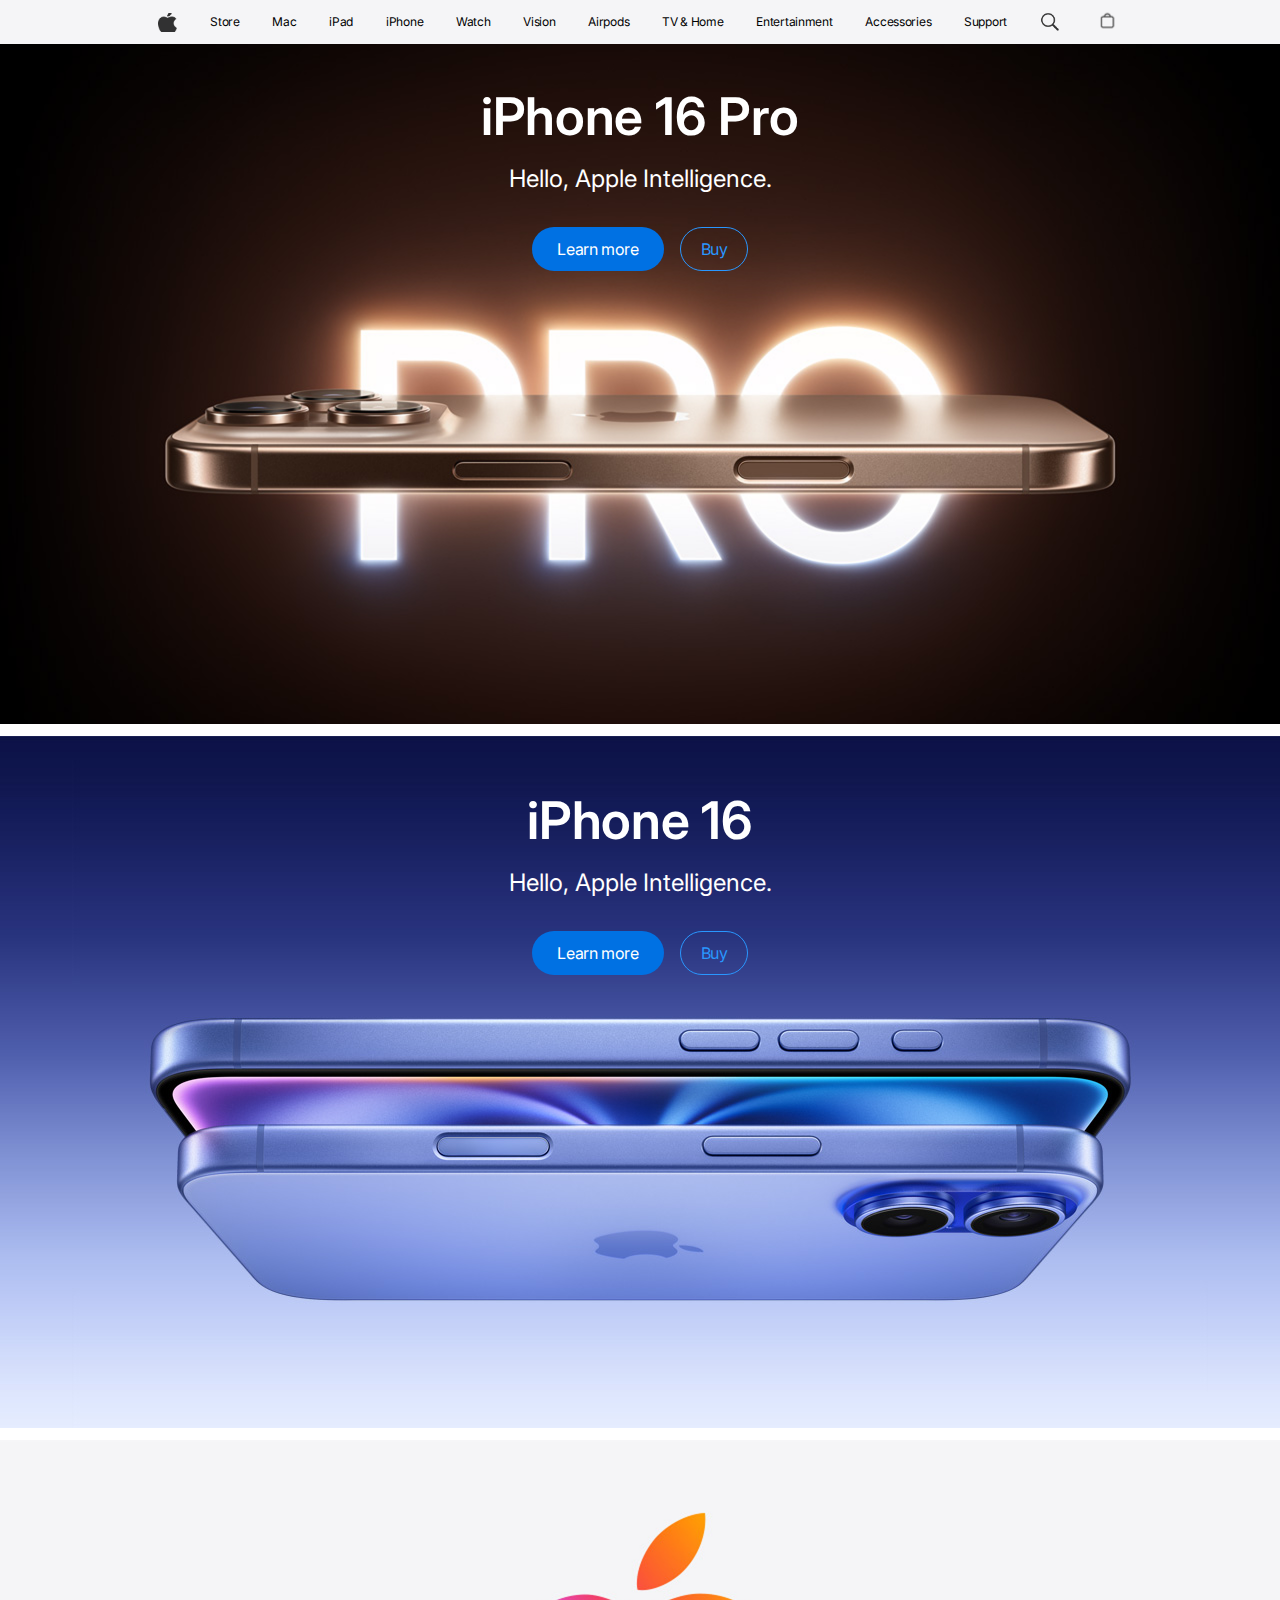
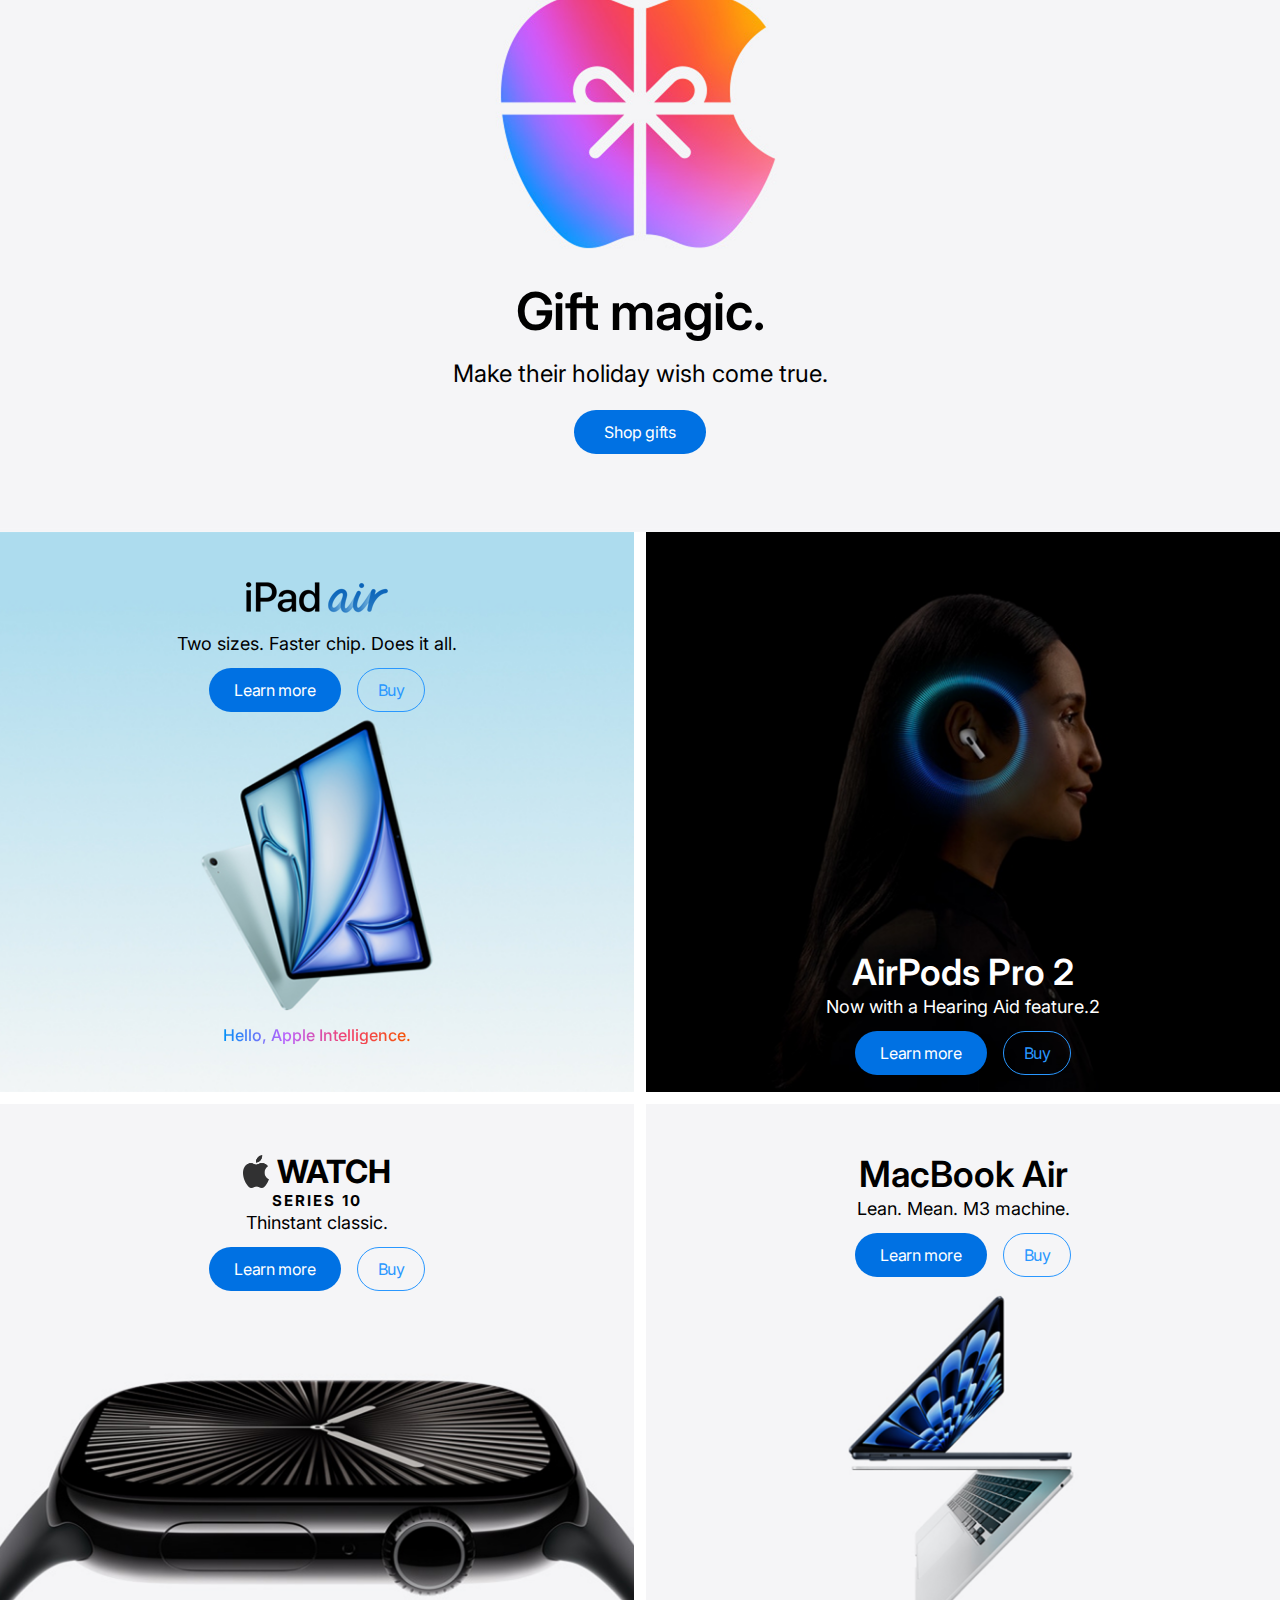
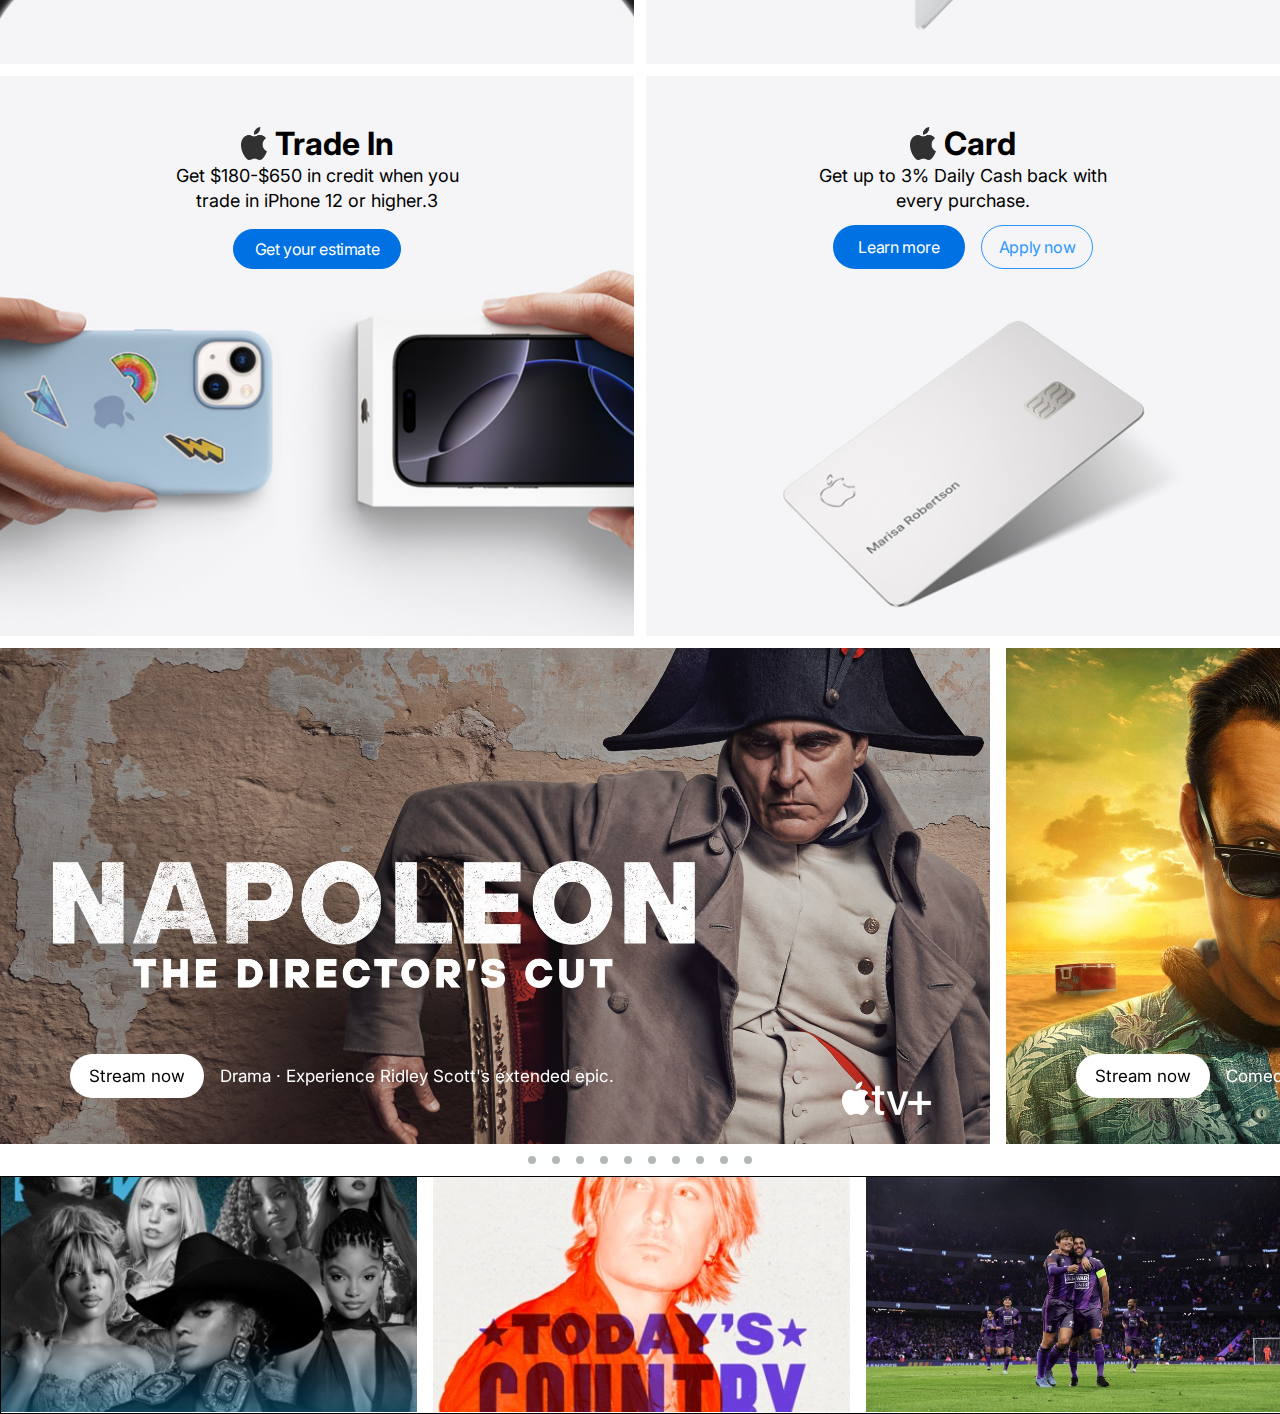
<file: index.html>
<!DOCTYPE html>
<html lang="en">
  <head>
    <meta charset="UTF-8" />
    <meta name="viewport" content="width=device-width, initial-scale=1.0" />
    <title>Apple</title>
    <link rel="preconnect" href="https://fonts.googleapis.com" />
    <link rel="preconnect" href="https://fonts.gstatic.com" crossorigin />
    <link
      href="https://fonts.googleapis.com/css2?family=Bebas+Neue&family=Hanuman:wght@100;300;400;700;900&family=Inter:ital,opsz,wght@0,14..32,100..900;1,14..32,100..900&family=Montserrat:ital,wght@0,100..900;1,100..900&display=swap"
      rel="stylesheet"
    />

    <link rel="stylesheet" href="./style.css" />
  </head>
  <body>
    <div class="con">
      <div class="container">
        <header class="header">
          <nav class="header-menu color-txt-black">
            <div class="logo-size menu-icon1 bg-pic-center-cover"></div>

            <span class="menu-txt-style">Store</span>
            <span class="menu-txt-style">Mac</span>
            <span class="menu-txt-style">iPad</span>
            <span class="menu-txt-style">iPhone</span>
            <span class="menu-txt-style">Watch</span>
            <span class="menu-txt-style">Vision</span>
            <span class="menu-txt-style">Airpods</span>
            <span class="menu-txt-style">TV & Home</span>
            <span class="menu-txt-style">Entertainment</span>
            <span class="menu-txt-style">Accessories</span>
            <span class="menu-txt-style">Support</span>

            <div class="logo-size menu-icon2 bg-pic-center-cover"></div>
            <div class="icon-shopping menu-icon3 bg-pic-center-cover"></div>
          </nav>
        </header>
        <!-- navigation bar -->
        <div class="title-content center">
          <p>
            We're donating $5 to the Global Fund for every purchase made with
            Apple Pay at Apple. Through 12/8.
          </p>
        </div>
        <section class="section">
          <div class="bg-container bg-container-picture1 bg-pic-center-cover">
            <div class="title-hero-container">
              <p class="title-main">iPhone 16 Pro</p>
              <p class="title-medium">Hello, Apple Intelligence.</p>
              <div class="button-container">
                <button class="button1">Learn more</button>
                <button class="button2">Buy</button>
              </div>
            </div>
          </div>
        </section>
        <!-- first section duusah -->
        <section class="section">
          <div class="bg-container bg-container-picture2 bg-pic-center-cover">
            <div class="title-hero-container">
              <p class="title-main">iPhone 16</p>
              <p class="title-medium">Hello, Apple Intelligence.</p>
              <div class="button-container">
                <button class="button1">Learn more</button>
                <button class="button2">Buy</button>
              </div>
            </div>
          </div>
        </section>
        <!-- second section duusah -->
        <section class="section">
          <div class="bg-container bg-container-picture3 bg-pic-center-cover">
            <div class="title-gift-container center">
              <p class="title-main">Gift magic.</p>
              <p class="title-medium">Make their holiday wish come true.</p>
              <button class="button1 center">Shop gifts</button>
            </div>
          </div>
        </section>
        <!-- third section duusah -->
        <section class="grid-section">
          <div class="grid1 flex">
            <div class="grid1-article-container flex center">
              <img
                class="ipad-logo-size"
                src="./images/grid-logo-ipad.png"
                alt="ipad air"
              />
              <br />
              <p class="grid-title">Two sizes. Faster chip. Does it all.</p>

              <div class="button-container">
                <button class="button1">Learn more</button>
                <button class="button2">Buy</button>
              </div>
            </div>
            <p class="gradient-txt">Hello, Apple Intelligence.</p>
          </div>
          <div class="grid2 center">
            <p class="grid-title1 color-txt-white">AirPods Pro 2</p>
            <p class="grid-title color-txt-white">
              Now with a Hearing Aid feature.2
            </p>
            <div class="button-container">
              <button class="button1">Learn more</button>
              <button class="button2">Buy</button>
            </div>
          </div>
          <div class="grid3">
            <div class="grid-title-container">
              <img
                class="apple-logo-size"
                src="./images/logo-apple1.png"
                alt="apple"
              />
              <span class="grid-title2">WATCH</span>
            </div>
            <p class="grid-title3">SERIES 10</p>
            <p class="grid-title">Thinstant classic.</p>
            <div class="button-container">
              <button class="button1">Learn more</button>
              <button class="button2">Buy</button>
            </div>
          </div>
          <div class="grid4">
            <p class="grid-title1">MacBook Air</p>
            <p class="grid-title">Lean. Mean. M3 machine.</p>
            <div class="button-container">
              <button class="button1">Learn more</button>
              <button class="button2">Buy</button>
            </div>
          </div>
          <div class="grid5">
            <div class="grid-title-container">
              <img
                class="apple-logo-size"
                src="./images/logo-apple1.png"
                alt="apple"
              />
              <span class="grid-title2">Trade In</span>
            </div>
            <p class="grid-title grid-title4">
              Get $180-$650 in credit when you trade in iPhone 12 or higher.3
            </p>
            <button class="button3 center">Get your estimate</button>
          </div>
          <div class="grid6">
            <div class="grid-title-container">
              <img
                class="apple-logo-size"
                src="./images/logo-apple1.png"
                alt="apple"
              />
              <span class="grid-title2">Card</span>
            </div>
            <p class="grid-title grid-title4">
              Get up to 3% Daily Cash back with every purchase.
            </p>
            <div class="button-container">
              <button class="button1">Learn more</button>
              <button class="button4">Apply now</button>
            </div>
          </div>
        </section>
        <!-- fourth section duusah -->
        <section class="scroll-section">
          <div id="id1" class="scroll-container scroll-bg1 bg-pic-center-cover">
            <div class="article-container flex">
              <div class="stream-now flex center">
                <span>Stream now</span>
              </div>
              <span class="color-txt-white"
                >Drama · Experience Ridley Scott's extended epic.</span
              >
            </div>
          </div>
          <div id="id2" class="scroll-container scroll-bg2 bg-pic-center-cover">
            <div class="article-container flex">
              <div class="stream-now flex center">
                <span>Stream now</span>
              </div>
              <span class="color-txt-white"
                >Comedy · The shady side of paradise.</span
              >
            </div>
          </div>
          <div id="id3" class="scroll-container scroll-bg3 bg-pic-center-cover">
            <div class="article-container flex">
              <div class="stream-now flex center">
                <span>Stream now</span>
              </div>
              <span class="color-txt-white">Action · Worst. Heist. Ever.</span>
            </div>
          </div>
          <div id="id4" class="scroll-container scroll-bg4 bg-pic-center-cover">
            <div class="article-container flex">
              <div class="stream-now flex center">
                <span>Stream now</span>
              </div>
              <span class="color-txt-white"
                >Documentary · All that glitters isn't gold.</span
              >
            </div>
          </div>
          <div id="id5" class="scroll-container scroll-bg5 bg-pic-center-cover">
            <div class="article-container flex">
              <div class="stream-now flex center">
                <span>Stream now</span>
              </div>
              <span class="color-txt-white"
                >Watch Messi, every club, and every match--live.</span
              >
            </div>
          </div>
          <div id="id6" class="scroll-container scroll-bg6 bg-pic-center-cover">
            <div class="article-container flex">
              <div class="stream-now flex center">
                <span>Stream now</span>
              </div>
              <span class="color-txt-white">Crime · Presume nothing.</span>
            </div>
          </div>
          <div id="id7" class="scroll-container scroll-bg7 bg-pic-center-cover">
            <div class="article-container flex">
              <div class="stream-now flex center">
                <span>Stream now</span>
              </div>
              <span class="color-txt-white">Drama · New season.</span>
            </div>
          </div>
          <div id="id8" class="scroll-container scroll-bg8 bg-pic-center-cover">
            <div class="article-container flex">
              <div class="stream-now flex center">
                <span>Stream now</span>
              </div>
              <span class="color-txt-white">Live MLB games, every Friday.</span>
            </div>
          </div>
          <div id="id9" class="scroll-container scroll-bg9 bg-pic-center-cover">
            <div class="article-container flex">
              <div class="stream-now flex center">
                <span>Stream now</span>
              </div>
              <span class="color-txt-white"
                >Thriller · Natalie Portman and Moses Ingram star in a visionary
                noir thriller.</span
              >
            </div>
          </div>
          <div
            id="id10"
            class="scroll-container scroll-bg10 bg-pic-center-cover"
          >
            <div class="article-container flex">
              <div class="stream-now flex center">
                <span>Stream now</span>
              </div>
              <span class="color-txt-white"
                >Drama · 16 Emmy® Nominations Including Best Drama</span
              >
            </div>
          </div>
        </section>
        <!-- fifth section duusah -->
        <section class="link-section">
          <a href="#id1" class="link"></a>
          <a href="#id2" class="link"></a>
          <a href="#id3" class="link"></a>
          <a href="#id4" class="link"></a>
          <a href="#id5" class="link"></a>
          <a href="#id6" class="link"></a>
          <a href="#id7" class="link"></a>
          <a href="#id8" class="link"></a>
          <a href="#id9" class="link"></a>
          <a href="#id10" class="link"></a>
        </section>
        <!-- sixth section duusah -->

        <section class="animation-section anim anim-button">
          <div
            class="slide-container center slide1 bg-pic-center-cover anim-button"
          >
            <button class="listen-now">Listen now</button>
          </div>
          <div class="slide-container center slide2 bg-pic-center-cover">
            <button class="listen-now">Listen now</button>
          </div>
          <div class="slide-container center slide3 bg-pic-center-cover">
            <button class="listen-now">Listen now</button>
          </div>
          <div class="slide-container center slide4 bg-pic-center-cover">
            <button class="listen-now">Listen now</button>
          </div>
          <div class="slide-container center slide5 bg-pic-center-cover">
            <button class="listen-now">Listen now</button>
          </div>
          <div class="slide-container center slide6 bg-pic-center-cover">
            <button class="listen-now">Listen now</button>
          </div>
          <div class="slide-container center slide7 bg-pic-center-cover">
            <button class="listen-now">Listen now</button>
          </div>
          <div class="slide-container center slide8 bg-pic-center-cover">
            <button class="listen-now">Listen now</button>
          </div>
          <div class="slide-container center slide9 bg-pic-center-cover">
            <button class="listen-now">Listen now</button>
          </div>
          <div class="slide-container center slide10 bg-pic-center-cover">
            <button class="listen-now">Listen now</button>
          </div>
          <!-- slide-position ehleh -->
          <article
            class="animation-position-section animation-position anim-button"
          >
            <div class="slide-container center slide1 bg-pic-center-cover">
              <button class="listen-now">Listen now</button>
            </div>
            <div class="slide-container center slide2 bg-pic-center-cover">
              <button class="listen-now">Listen now</button>
            </div>
            <div class="slide-container center slide3 bg-pic-center-cover">
              <button class="listen-now">Listen now</button>
            </div>
            <div class="slide-container center slide4 bg-pic-center-cover">
              <button class="listen-now">Listen now</button>
            </div>
            <div class="slide-container center slide5 bg-pic-center-cover">
              <button class="listen-now">Listen now</button>
            </div>
            <div class="slide-container center slide6 bg-pic-center-cover">
              <button class="listen-now">Listen now</button>
            </div>
            <div class="slide-container center slide7 bg-pic-center-cover">
              <button class="listen-now">Listen now</button>
            </div>
            <div class="slide-container center slide8 bg-pic-center-cover">
              <button class="listen-now">Listen now</button>
            </div>
            <div class="slide-container center slide9 bg-pic-center-cover">
              <button class="listen-now">Listen now</button>
            </div>
            <div class="slide-container center slide10 bg-pic-center-cover">
              <button class="listen-now">Listen now</button>
            </div>
          </article>
        </section>
      </div>
    </div>
  </body>
</html>
</file>
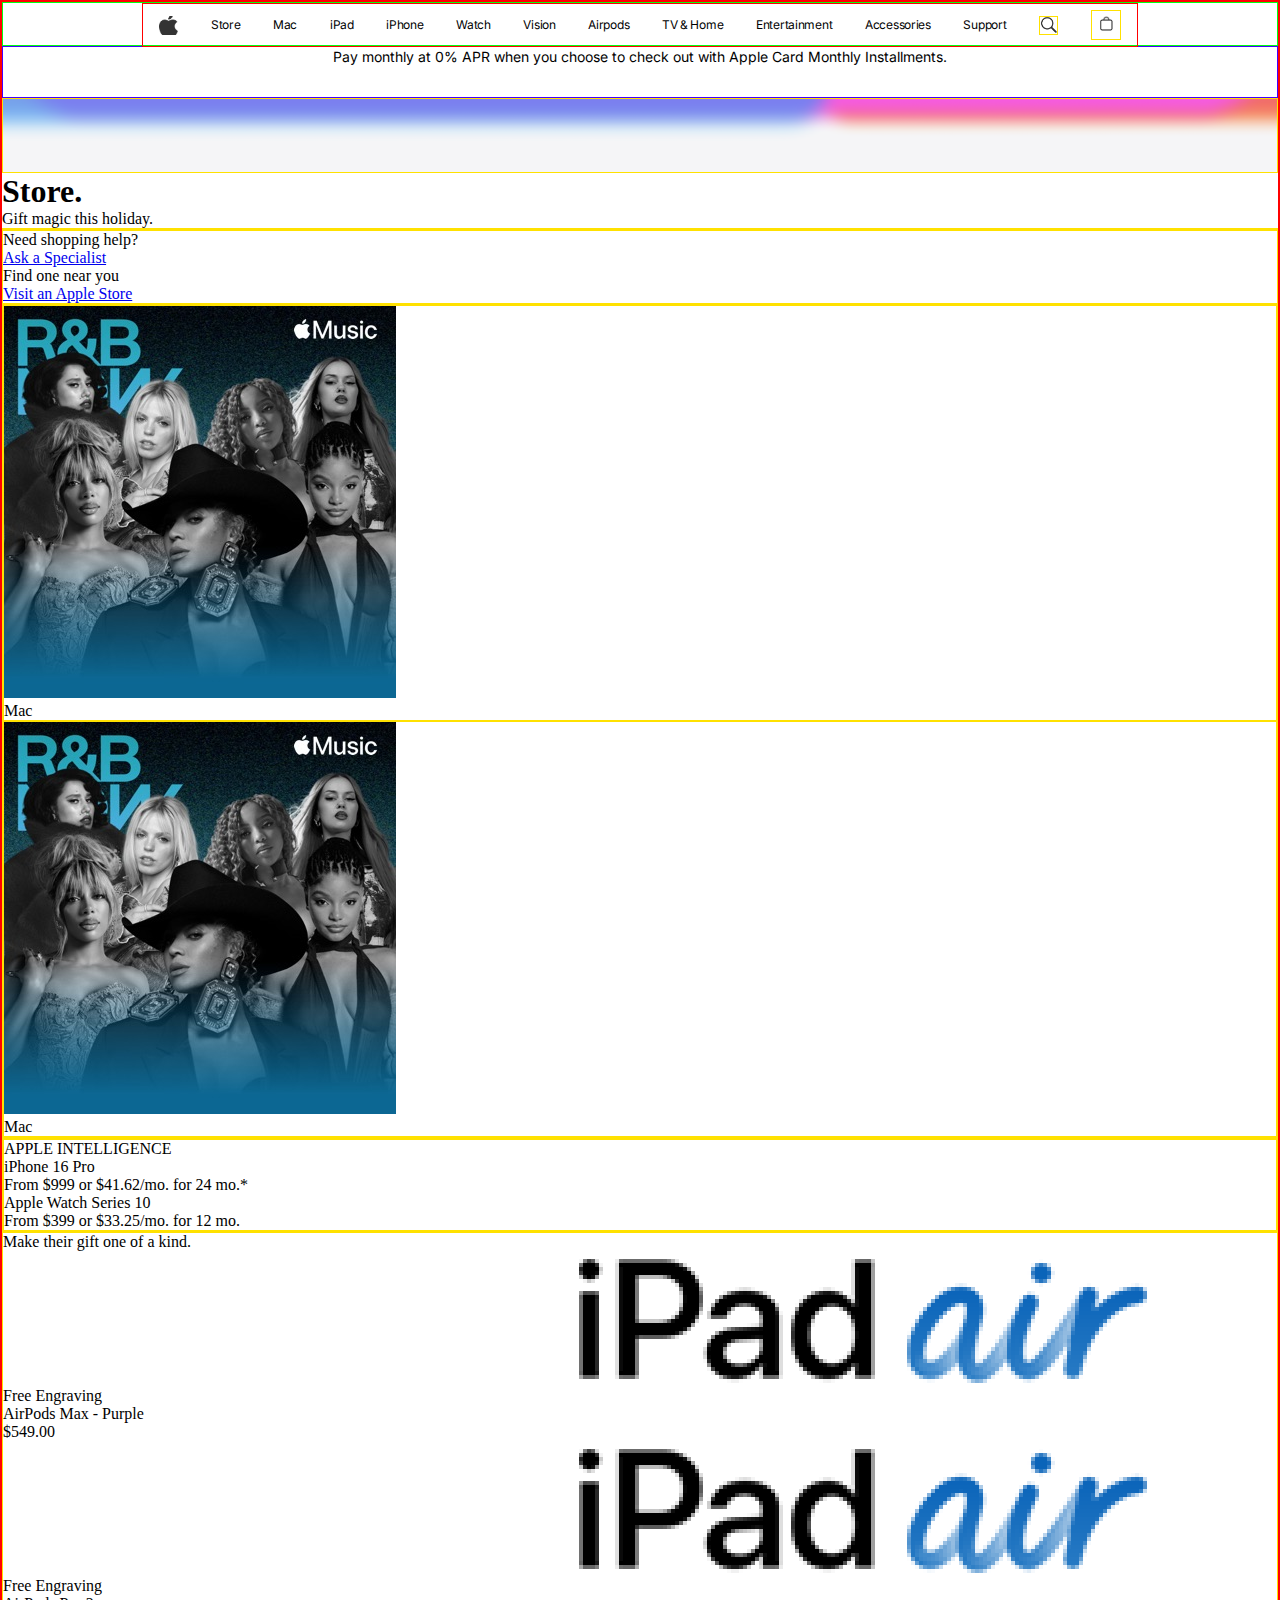
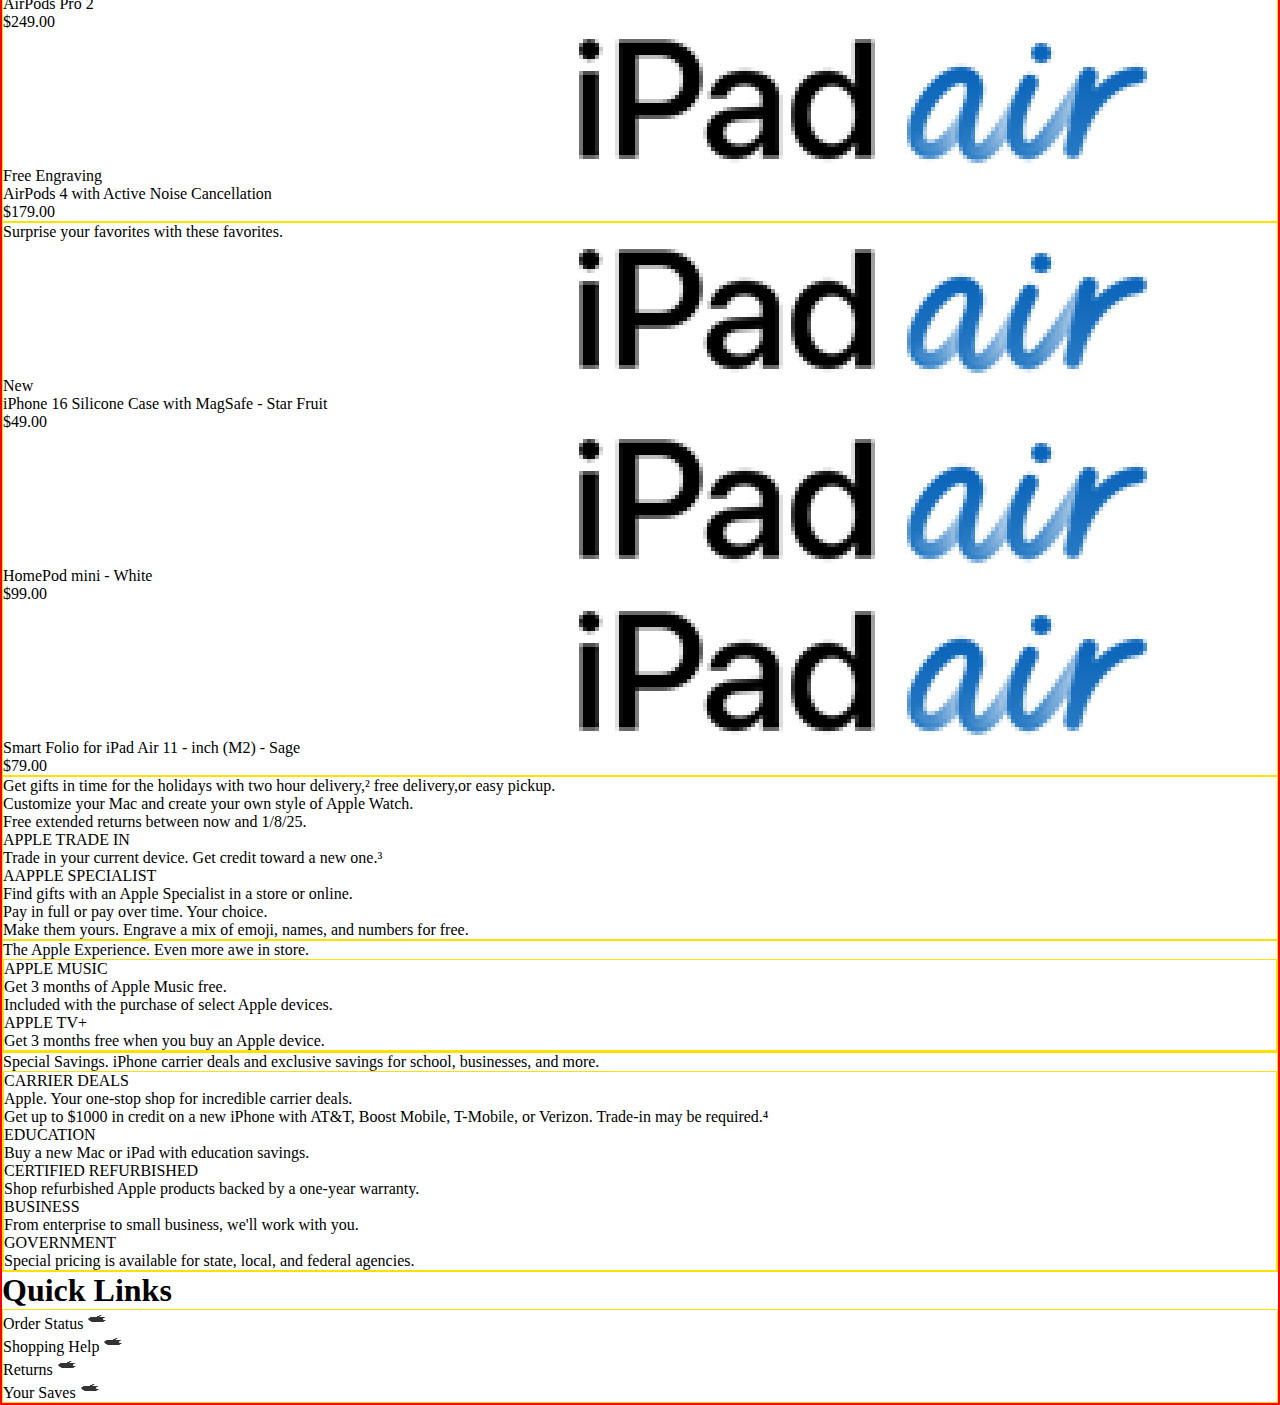
<file: index-link.html>
<!DOCTYPE html>
<html lang="en">
  <head>
    <meta charset="UTF-8" />
    <meta name="viewport" content="width=device-width, initial-scale=1.0" />
    <title>Store-apple</title>
    <link rel="preconnect" href="https://fonts.googleapis.com" />
    <link rel="preconnect" href="https://fonts.gstatic.com" crossorigin />
    <link
      href="https://fonts.googleapis.com/css2?family=Bebas+Neue&family=Hanuman:wght@100;300;400;700;900&family=Inter:ital,opsz,wght@0,14..32,100..900;1,14..32,100..900&family=Montserrat:ital,wght@0,100..900;1,100..900&display=swap"
      rel="stylesheet"
    />
    <link rel="stylesheet" href="./style-link.css" />
  </head>
  <body>
    <div class="con">
      <div class="container">
        <header class="header">
          <nav class="header-menu color-txt-black">
            <div class="logo-size menu-icon1 bg-pic-center-cover"></div>

            <span class="menu-txt-style">Store</span>
            <span class="menu-txt-style">Mac</span>
            <span class="menu-txt-style">iPad</span>
            <span class="menu-txt-style">iPhone</span>
            <span class="menu-txt-style">Watch</span>
            <span class="menu-txt-style">Vision</span>
            <span class="menu-txt-style">Airpods</span>
            <span class="menu-txt-style">TV & Home</span>
            <span class="menu-txt-style">Entertainment</span>
            <span class="menu-txt-style">Accessories</span>
            <span class="menu-txt-style">Support</span>

            <div class="logo-size menu-icon2 border bg-pic-center-cover"></div>
            <div
              class="icon-shopping menu-icon3 border bg-pic-center-cover"
            ></div>
          </nav>
        </header>
        <!-- navigation bar -->
        <div class="title-content center">
          <p>
            Pay monthly at 0% APR when you choose to check out with Apple Card
            Monthly Installments.
          </p>
        </div>
        <div class="gradient-bg bg-pic-center-cover border"></div>
        <section class="section1">
          <h1 class="gradient-txt">Store.</h1>
          <span class="sec1-title">Gift magic this holiday.</span>
          <div class="help-container">
            <div class="pic-specialist-container border"></div>
            <div class="help-txt-container border">
              <p class="question">Need shopping help?</p>
              <a class="sec1-link" href="www.google.com">Ask a Specialist</a>
              <p class="question">Find one near you</p>
              <a class="sec1-link" href="www.google.com"
                >Visit an Apple Store</a
              >
            </div>
          </div>
        </section>
        <section class="2productlist-container border flex">
          <div class="prolist border">
            <img src="./images/1.jpg" alt="product1" />
            <p class="proname">Mac</p>
          </div>
          <div class="prolist border">
            <img src="./images/1.jpg" alt="product1" />
            <p class="proname">Mac</p>
          </div>
          <div class="prolist"></div>
          <div class="prolist"></div>
          <div class="prolist"></div>
          <div class="prolist"></div>
          <div class="prolist"></div>
          <div class="prolist"></div>
          <div class="prolist"></div>
          <div class="prolist"></div>
        </section>
        <main class="3latest-sec-container border">
          <div class="sec2-title-container">
            <span class="gradient-txt sec2-title1"></span>
            <span class="sec2-title2"></span>
          </div>
          <div class="latest-production-card-container border">
            <div class="latest-pro-card1 bg-pic-center-cover">
              <p class="lat-prod-intellegince">APPLE INTELLIGENCE</p>
              <p class="lat-prod-name">iPhone 16 Pro</p>
              <p class="lat-prod-price">From $999 or $41.62/mo. for 24 mo.*</p>
            </div>
            <div class="latest-pro-card2 bg-pic-center-cover">
              <p class="lat-prod-intellegince"></p>
              <p class="lat-prod-name">Apple Watch Series 10</p>
              <p class="lat-prod-price">From $399 or $33.25/mo. for 12 mo.</p>
            </div>
          </div>
        </main>
        <section class="4persona-card-container border">
          <div class="Personalization-card1 bg-pic-center-cover">
            <p class="Persona-title">Make their gift one of a kind.</p>
          </div>
          <div class="Personalization-card2 bg-pic-center-cover">
            <img src="./images/grid-logo-ipad.png" alt="" />
            <div class="bullet-container">
              <div class="bullet"></div>
              <div class="bullet"></div>
              <div class="bullet"></div>
              <div class="bullet"></div>
              <div class="bullet"></div>
            </div>
            <p class="Personacard-free">Free Engraving</p>
            <p class="Personacard-name">AirPods Max - Purple</p>
            <p class="Personacard-price">$549.00</p>
          </div>
          <div class="Personalization-card2 bg-pic-center-cover">
            <img src="./images/grid-logo-ipad.png" alt="" />
            <p class="Personacard-free">Free Engraving</p>
            <p class="Personacard-name">AirPods Pro 2</p>
            <p class="Personacard-price">$249.00</p>
          </div>
          <div class="Personalization-card2 bg-pic-center-cover">
            <img src="./images/grid-logo-ipad.png" alt="" />
            <p class="Personacard-free">Free Engraving</p>
            <p class="Personacard-name">
              AirPods 4 with Active Noise Cancellation
            </p>
            <p class="Personacard-price">$179.00</p>
          </div>
        </section>
        <section class="5holiday-card-container border">
          <div class="holiday-card1 bg-pic-center-cover">
            <p class="Persona-title">
              Surprise your favorites with these favorites.
            </p>
          </div>
          <div class="holiday-card2 bg-pic-center-cover">
            <img src="./images/grid-logo-ipad.png" alt="" />
            <div class="bullet-container">
              <div class="bullet"></div>
              <div class="bullet"></div>
              <div class="bullet"></div>
              <div class="bullet"></div>
              <div class="bullet"></div>
            </div>
            <p class="Personacard-free">New</p>
            <p class="Personacard-name">
              iPhone 16 Silicone Case with MagSafe - Star Fruit
            </p>
            <p class="Personacard-price">$49.00</p>
          </div>
          <div class="holiday-card2 bg-pic-center-cover">
            <img src="./images/grid-logo-ipad.png" alt="" />
            <p class="Personacard-free"></p>
            <p class="Personacard-name">HomePod mini - White</p>
            <p class="Personacard-price">$99.00</p>
          </div>
          <div class="holiday-card2 bg-pic-center-cover">
            <img src="./images/grid-logo-ipad.png" alt="" />
            <p class="Personacard-free"></p>
            <p class="Personacard-name">
              Smart Folio for iPad Air 11 - inch (M2) - Sage
            </p>
            <p class="Personacard-price">$79.00</p>
          </div>
        </section>
        <section class="6grid-card-container border">
          <div class="grid-bigcard">
            <p class="grid-big-txt">
              Get gifts in time for the holidays with two hour delivery,² free
              delivery,or easy pickup.
            </p>
          </div>
          <div class="grid-smallcard">
            <p class="grid-small-txt">
              Customize your Mac and create your own style of Apple Watch.
            </p>
          </div>
          <div class="grid-smallcard">
            <p class="grid-small-txt">
              Free extended returns between now and 1/8/25.
            </p>
          </div>
          <div class="grid-bigcard">
            <p class="grid-smaller-txt">APPLE TRADE IN</p>
            <p class="grid-big-txt">
              Trade in your current device. Get credit toward a new one.³
            </p>
          </div>
          <div class="grid-bigcard">
            <p class="grid-smaller-txt">AAPPLE SPECIALIST</p>
            <p class="grid-big-txt">
              Find gifts with an Apple Specialist in a store or online.
            </p>
          </div>
          <div class="grid-smallcard">
            <p class="grid-small-txt">
              Pay in full or pay over time. Your choice.
            </p>
          </div>
          <div class="grid-smallcard">
            <p class="grid-small-txt">
              Make them yours. Engrave a mix of emoji, names, and numbers for
              free.
            </p>
          </div>
        </section>
        <section class="3latest-sec-container border">
          <div class="sec2-title-container">
            <span class="gradient-txt sec2-title1">The Apple Experience.</span>
            <span class="sec2-title2">Even more awe in store.</span>
          </div>
          <div class="latest-production-card-container border">
            <div class="latest-pro-card1 bg-pic-center-cover">
              <p class="lat-prod-intellegince">APPLE MUSIC</p>
              <p class="lat-prod-name">Get 3 months of Apple Music free.</p>
              <p class="lat-prod-price">
                Included with the purchase of select Apple devices.
              </p>
            </div>
            <div class="latest-pro-card2 bg-pic-center-cover">
              <p class="lat-prod-intellegince">APPLE TV+</p>
              <p class="lat-prod-name">
                Get 3 months free when you buy an Apple device.
              </p>
            </div>
          </div>
        </section>
        <section class="8savings-sec-container border">
          <div class="sec2-title-container">
            <span class="gradient-txt sec2-title1">Special Savings.</span>
            <span class="sec2-title2"
              >iPhone carrier deals and exclusive savings for school,</span
            >
            <span class="sec2-title2">businesses, and more.</span>
          </div>
          <div class="savings-card-container border">
            <div class="savings-card1 bg-pic-center-cover">
              <p class="lat-prod-intellegince">CARRIER DEALS</p>
              <p class="lat-prod-name">
                Apple. Your one-stop shop for incredible carrier deals.
              </p>
              <p class="lat-prod-price">
                Get up to $1000 in credit on a new iPhone with AT&T, Boost
                Mobile, T-Mobile, or Verizon. Trade-in may be required.⁴
              </p>
            </div>
            <div class="savings-card bg-pic-center-cover">
              <p class="lat-prod-intellegince">EDUCATION</p>
              <p class="lat-prod-name">
                Buy a new Mac or iPad with education savings.
              </p>
            </div>
            <div class="savings-card bg-pic-center-cover">
              <p class="lat-prod-intellegince">CERTIFIED REFURBISHED</p>
              <p class="lat-prod-name">
                Shop refurbished Apple products backed by a one-year warranty.
              </p>
            </div>
            <div class="savings-card bg-pic-center-cover">
              <p class="lat-prod-intellegince">BUSINESS</p>
              <p class="lat-prod-name">
                From enterprise to small business, we'll work with you.
              </p>
            </div>
            <div class="savings-card bg-pic-center-cover">
              <p class="lat-prod-intellegince">GOVERNMENT</p>
              <p class="lat-prod-name">
                Special pricing is available for state, local, and federal
                agencies.
              </p>
            </div>
          </div>
        </section>
        <h1 class="footer-txt">Quick Links</h1>
        <footer class="footer-container border">
          <div class="button">
            <span>Order Status</span>
            <img class="logo-size" src="./images/logo-apple.png" alt="sum" />
          </div>
          <div class="button-txt">
            <span>Shopping Help</span>
            <img class="logo-size" src="./images/logo-apple.png" alt="sum" />
          </div>
          <div class="button-txt">
            <span>Returns</span>
            <img class="logo-size" src="./images/logo-apple.png" alt="sum" />
          </div>
          <div class="button-txt">
            <span>Your Saves</span>
            <img class="logo-size" src="./images/logo-apple.png" alt="sum" />
          </div>
        </footer>
      </div>
    </div>
  </body>
</html>
</file>
<file: style.css>
* {
  padding: 0;
  margin: 0;
  box-sizing: border-box;
}
.con {
  max-width: 2600px;
  margin: 0 auto;
}
.header {
  width: 100%;
  height: 44px;
  /* border: 1px solid rgb(0, 255, 17); */
  display: flex;
  justify-content: space-between;
  flex-direction: column;
  align-items: center;
  position: fixed;
  background-color: #f5f5f7;
}
.header-menu {
  width: 996px;
  height: 44px;
  /* border: 1px solid red; */
  display: flex;
  justify-content: space-around;
  align-items: center;
  visibility: visible;
  position: fixed;
  background-color: #f5f5f7;
  z-index: 10;
}
.header-menu * {
  cursor: pointer;
}
.logo-size {
  width: 19px;
  height: 19px;
}
.icon-shopping {
  width: 30px;
  height: 30px;
}
.border {
  border: 1px solid rgb(255, 225, 0);
}
.bg-pic-center-cover {
  background-size: cover;
  background-position: center;
  /* background-repeat: no-repeat; */
}
.bg-pic-end-cover {
  background-size: cover;
  background-position: center;
  background-repeat: no-repeat;
}
.menu-icon1 {
  background-image: url(./images/logo-apple1.png);
}
.menu-icon2 {
  background-image: url(./images/logo-search.png);
}
.menu-icon3 {
  background-image: url(./images/Button\ -\ Shopping\ Bag.png);
}
.menu-txt-style {
  text-align: center;
  font-family: Inter;
  font-size: 12px;
  font-style: normal;
  font-weight: 400;
  line-height: 60px;
  letter-spacing: -0.28px;
  visibility: visible;
}
.title-content {
  width: 100%;
  height: fit-content;
  padding: 16px, 0px;
  text-wrap: wrap;
  /* border: 1px solid rgb(68, 0, 255); */
  text-align: center;
  font-family: Inter;
  font-size: 14px;
  font-style: normal;
  font-weight: 400;
  line-height: 20px;
}
.title-hero-container {
  display: flex;
  align-items: center;
  flex-direction: column;
  margin-top: 55px;
}
.title-hero-container > p {
  color: white;
}
.title-main {
  text-align: center;
  font-family: Inter, serif;
  font-size: 52px;
  font-style: normal;
  font-weight: 600;
  line-height: 60px;
  letter-spacing: -0.28px;
  margin-bottom: 16px;
}
.title-medium {
  text-align: center;
  font-family: Inter;
  font-size: 24px;
  font-style: normal;
  font-weight: 400;
  line-height: 32px;
  margin-bottom: 20px;
}
.button-container {
  width: 322px;
  display: flex;
  justify-content: center;
  align-items: center;
  margin-top: 12px;
  gap: 16px;
}
.button-container-grid {
  width: 199px;
  display: flex;
  justify-content: space-between;
  align-items: center;
  margin-top: 12px;
}
.button1 {
  width: 132px;
  height: 44px;
  text-align: center;
  font-family: Inter;
  font-size: 16px;
  font-style: normal;
  font-weight: 400;
  line-height: 20px;
  letter-spacing: -0.374px;
  border-radius: 999px;
  background: #0071e3;
  border: 0px solid #0071e3;
  color: white;
}
.button2 {
  width: 68px;
  height: 44px;
  display: flex;
  justify-content: center;
  align-items: center;
  text-align: center;
  border-radius: 40px;
  background-color: transparent;
  border: 1px solid #2997ff;
  font-family: Inter;
  font-size: 16px;
  font-style: normal;
  font-weight: 400;
  line-height: 20px;
  letter-spacing: -0.374px;
  color: #2997ff;
}
.button3 {
  width: 168px;
  height: 40px;
  text-align: center;
  font-family: Inter;
  font-size: 16px;
  font-style: normal;
  font-weight: 400;
  line-height: 20px;
  letter-spacing: -0.374px;
  border-radius: 999px;
  background: #0071e3;
  border: 1px solid #0071e3;
  color: white;
  margin-top: 16px;
}
.button4 {
  width: 112px;
  height: 44px;
  display: flex;
  justify-content: center;
  align-items: center;
  text-align: center;
  border-radius: 40px;
  background-color: transparent;
  border: 1px solid #2997ff;
  font-family: Inter;
  font-size: 16px;
  font-style: normal;
  font-weight: 400;
  line-height: 20px;
  letter-spacing: -0.374px;
  color: #2997ff;
}
.color-txt-blue {
  color: #2997ff;
}
.color-txt-white {
  color: #fff;
}
.bg-color-white {
  background-color: white;
}
.section {
  width: 100%;
  height: 692px;
  display: flex;
  flex-direction: column;
  align-items: center;
  margin-top: 12px;
}
.scroll-section {
  width: 100%;
  max-height: 668px;
  margin-top: 12px;
  column-gap: 16px;
  /* flex-shrink: 0; */
  display: flex;
  scrollbar-width: none;
  scroll-behavior: smooth;
  scroll-snap-type: x mandatory;
  overflow-x: scroll;
}

.animation-section {
  position: relative;
  width: fit-content;
  height: fit-content;
  column-gap: 16px;

  display: flex;
  margin-top: 12px;
}
.animation-position-section {
  position: absolute;
  top: 0;
  width: calc(+fit-content);
  height: fit-content;
  column-gap: 16px;
  padding-left: 100%;
  display: flex;
  border: 1px solid black;
}
.bg-container {
  height: 692px;
  width: 100%;
  display: flex;
  justify-content: start;
  flex-direction: column;
  align-items: center;
}
.bg-container-picture1 {
  background-image: url(./images/background-hero.png);
}
.bg-container-picture2 {
  background-image: url(./images/background-iphone16.png);
}
.bg-container-picture3 {
  background-image: url(./images/background-giftmagic.png);
}
.title-gift-container {
  flex-direction: column;
  margin-top: 442px;
}
.center {
  display: flex;
  justify-content: center;
  align-items: center;
  flex-direction: column;
}
.justify-center {
  display: flex;
  flex-direction: column;
  align-items: center;
}
.grid-section {
  display: grid;
  grid-template-columns: repeat(2, 1fr);
  grid-auto-rows: 560px;
  gap: 12px;
}
.grid-section > div {
  display: flex;
  flex-direction: column;
  align-items: center;
  background-size: cover;
  background-position: center;
}
.grid-section ~ p {
  text-align: center;
}
.grid1 {
  background-image: url(./images/grid-bg-ipad.png);
  padding-top: 48px;
  flex-direction: column;
  justify-content: space-between;
  padding-bottom: 48px;
}
.grid2 {
  background-image: url(./images/grid-bg-airpods.png);
  padding-top: 401px;
}
.grid3 {
  background-image: url(./images/grid-bg-watch.png);
  padding-top: 48px;
}
.grid4 {
  background-image: url(./images/grid-bg-macbook.png);
  padding-top: 48px;
}
.grid5 {
  background-image: url(./images/grid-bg-tradein.png);
  padding-top: 48px;
}
.grid6 {
  background-image: url(./images/grid-bg-card.png);
  padding-top: 48px;
}
.ipad-logo-size {
  width: 430px;
  height: 33px;
}
.apple-logo-size {
  width: 26px;
  height: 33px;
}
.grid-title-container {
  width: 200px;
  height: 39px;
  display: flex;
  gap: 8px;
  justify-content: center;
  align-items: center;
}
.grid-title {
  font-size: 18px;
  text-align: center;
  font-family: Inter;
  font-style: normal;
  font-weight: 400;
  line-height: 25px;
  text-wrap: wrap;
}
.grid-title1 {
  text-align: center;
  font-family: Inter;
  font-size: 36px;
  font-style: normal;
  font-weight: 600;
  line-height: 44px;
}
.grid-title2 {
  text-align: center;
  font-family: Inter;
  font-size: 32px;
  font-style: normal;
  font-weight: 700;
  line-height: normal;
}
.grid-title3 {
  font-family: Inter;
  font-size: 15px;
  font-style: normal;
  font-weight: 700;
  line-height: normal;
  line-height: normal;
  letter-spacing: 2px;
}
.grid-title4 {
  width: 322px;
  text-wrap: wrap;
}
.gradient-txt {
  text-align: center;
  font-family: Inter;
  font-size: 16px;
  font-style: normal;
  font-weight: 500;
  line-height: 18px;
  color: transparent;
  background-clip: text;
  background-image: linear-gradient(
    90deg,
    #0090f7 0%,
    #ba62fc 33.33%,
    #f2416b 66.67%,
    #f55600 100%
  );
}
.scroll-container {
  max-height: 668px;
  width: 1250px;
  flex-shrink: 0;
  column-gap: 16px;
  padding-top: 566px;
}
.article-container {
  width: fit-content;
  height: 44px;
  opacity: 0.999;
  /* color: #fff; */
  font-family: Inter;
  font-size: 17px;
  font-style: normal;
  font-weight: 400;
  line-height: 20px;
  margin-bottom: 58px;
  margin-left: 70px;
  align-items: center;
  column-gap: 16px;
  cursor: pointer;
}

.stream-now {
  width: 134px;
  height: 44px;
  background-color: white;
  border-radius: 40px;
}
.flex {
  display: flex;
}
.slide-container {
  height: 236px;
  width: 417px;
  flex-shrink: 0;
  visibility: visible;
}
.link-section {
  margin-top: 12px;
  margin-bottom: 12px;
  column-gap: 16px;
  display: flex;
  justify-content: center;
}
.link {
  width: 8px;
  height: 8px;
  background-color: rgba(147, 155, 155, 0.714);
  border-radius: 50%;
  /* border: 1px solid beige; */
}
.scroll-bg1 {
  background-image: url(./images/napoleon.jpg);
}
.scroll-bg2 {
  background-image: url(./images/bad-monkey.jpg);
}
.scroll-bg3 {
  background-image: url(./images/instigators.jpg);
}
.scroll-bg4 {
  background-image: url(./images/k-pop-idols.jpg);
}
.scroll-bg5 {
  background-image: url(./images/season-pass.jpg);
}
.scroll-bg6 {
  background-image: url(./images/pressumed-innocent.jpg);
}
.scroll-bg7 {
  background-image: url(./images/pachinko.jpg);
}
.scroll-bg8 {
  background-image: url(./images/baseball.jpg);
}
.scroll-bg9 {
  background-image: url(./images/lady-in-the-lake.jpg);
}
.scroll-bg10 {
  background-image: url(./images/morning-show.jpg);
}
.slide1 {
  background-image: url(./images/1.jpg);
}
.slide2 {
  background-image: url(./images/2.jpg);
}
.slide3 {
  background-image: url(./images/3.jpg);
}
.slide4 {
  background-image: url(./images/4.jpg);
}
.slide5 {
  background-image: url(./images/5.jpg);
}
.slide6 {
  background-image: url(./images/6.jpg);
}
.slide7 {
  background-image: url(./images/7.jpg);
}
.slide8 {
  background-image: url(./images/8.jpg);
}
.slide9 {
  background-image: url(./images/9.jpg);
}
.slide10 {
  background-image: url(./images/10.jpg);
}
.listen-now {
  width: 100px;
  height: 30px;
  border-radius: 40px;
  border: 0px;
  background-color: white;
  color: black;
  font-size: 14px;
  font-family: Inter, sans-serif;
  transition: all 300ms ease-in-out;
  visibility: hidden;
}
.anim {
  animation: slide-bar 30s linear 0s infinite normal forwards;
}
.anim-button {
  animation: button-visible 1s ease-in 0s 1s normal forwards;
}
.animation-position {
  animation: slide-bar 60s linear 30s infinite normal forwards;
  /* animation: name duration timing-function delay iteration-count direction fill-mode; */
}
@keyframes slide-bar {
  0% {
    transform: translateX(0);
  }
  100% {
    transform: translateX(-100%);
  }
}
@keyframes button-visible {
  0% {
    transform: translateY(-0.16px);
  }
  100% {
    transform: translateY(0%);
  }
}
.animation-section:has(:hover) :not(:hover) {
  filter: grayscale(100%);
}
.animation-position-section:has(:hover) :not(:hover) {
  filter: grayscale(100%);
}
.animation-section:hover * {
  filter: grayscale(0%);
}
.animation-position-section:hover * {
  filter: grayscale(0%);
}

.animation-section:hover {
  animation-play-state: paused;
}
.animation-position-section:hover {
  animation-play-state: paused;
}
.slide1:hover .listen-now {
  visibility: visible;
  cursor: pointer;
}
.slide2:hover .listen-now {
  visibility: visible;
  cursor: pointer;
}
.slide3:hover .listen-now {
  visibility: visible;
  cursor: pointer;
}
.slide4:hover .listen-now {
  visibility: visible;
  cursor: pointer;
}
.slide5:hover .listen-now {
  visibility: visible;
  cursor: pointer;
}
.slide6:hover .listen-now {
  visibility: visible;
  cursor: pointer;
}
.slide7:hover .listen-now {
  visibility: visible;
  cursor: pointer;
}
.slide8:hover .listen-now {
  visibility: visible;
  cursor: pointer;
}
.slide9:hover .listen-now {
  visibility: visible;
  cursor: pointer;
}
.slide10:hover .listen-now {
  visibility: visible;
  cursor: pointer;
}

@media screen and (max-width: 1920px) {
  .scroll-container {
    width: 990px;
    height: 496px;
    padding-top: 406px;
  }
}
@media screen and (max-width: 768px) {
  .grid-section {
    grid-template-columns: 1fr;
  }
  .grid-section > div {
    grid-column-start: 1;
    grid-column-end: span 1;
    grid-row-start: span 1;
  }
  .scroll-container {
    width: 533px;
    height: 496px;
    padding-top: 396px;
  }
}
@media screen and (max-width: 390px) {
  .scroll-container {
    width: 274px;
    height: 368px;
    padding-top: 310px;
  }
  .header-menu > span {
    visibility: hidden;
  }
  .container {
    margin: 0 auto;
  }
  .title-content {
    font-size: 12px;
  }
}
</file>
<file: style-link.css>
* {
  padding: 0;
  margin: 0;
  box-sizing: border-box;
}
.con {
  max-width: 2600px;
  margin: 0 auto;
}
.container {
  border: 2px solid red;
}
.header {
  width: 100%;
  height: 44px;
  border: 1px solid rgb(0, 255, 17);
  display: flex;
  justify-content: space-between;
  flex-direction: column;
  align-items: center;
}
.header-menu {
  width: 996px;
  height: 44px;
  border: 1px solid red;
  display: flex;
  justify-content: space-around;
  align-items: center;
}
.logo-size {
  width: 19px;
  height: 19px;
}
.icon-shopping {
  width: 30px;
  height: 30px;
}
.border {
  border: 1px solid rgb(255, 225, 0);
}
.bg-pic-center-cover {
  background-size: cover;
  background-position: center;
  /* background-repeat: no-repeat; */
}
.bg-pic-end-cover {
  background-size: cover;
  background-position: center;
  background-repeat: no-repeat;
}
.menu-icon1 {
  background-image: url(./images/logo-apple1.png);
}
.menu-icon2 {
  background-image: url(./images/logo-search.png);
}
.menu-icon3 {
  background-image: url(./images/Button\ -\ Shopping\ Bag.png);
}
.menu-txt-style {
  text-align: center;
  font-family: Inter;
  font-size: 12px;
  font-style: normal;
  font-weight: 400;
  line-height: 60px;
  letter-spacing: -0.28px;
}
.title-content {
  width: 100%;
  height: 52px;
  padding: 16px, 0px;
  text-wrap: wrap;
  border: 1px solid rgb(68, 0, 255);
  text-align: center;
  font-family: Inter;
  font-size: 14px;
  font-style: normal;
  font-weight: 400;
  line-height: 20px;
}
.gradient-bg {
  width: 100%;
  height: 75px;
  background-image: url(./images/gradiantBackground.png);
}
.gradient-txt {
  background-color: transparent;
  background-image: text;
  background-image: linear-gradient();
}
</file>
